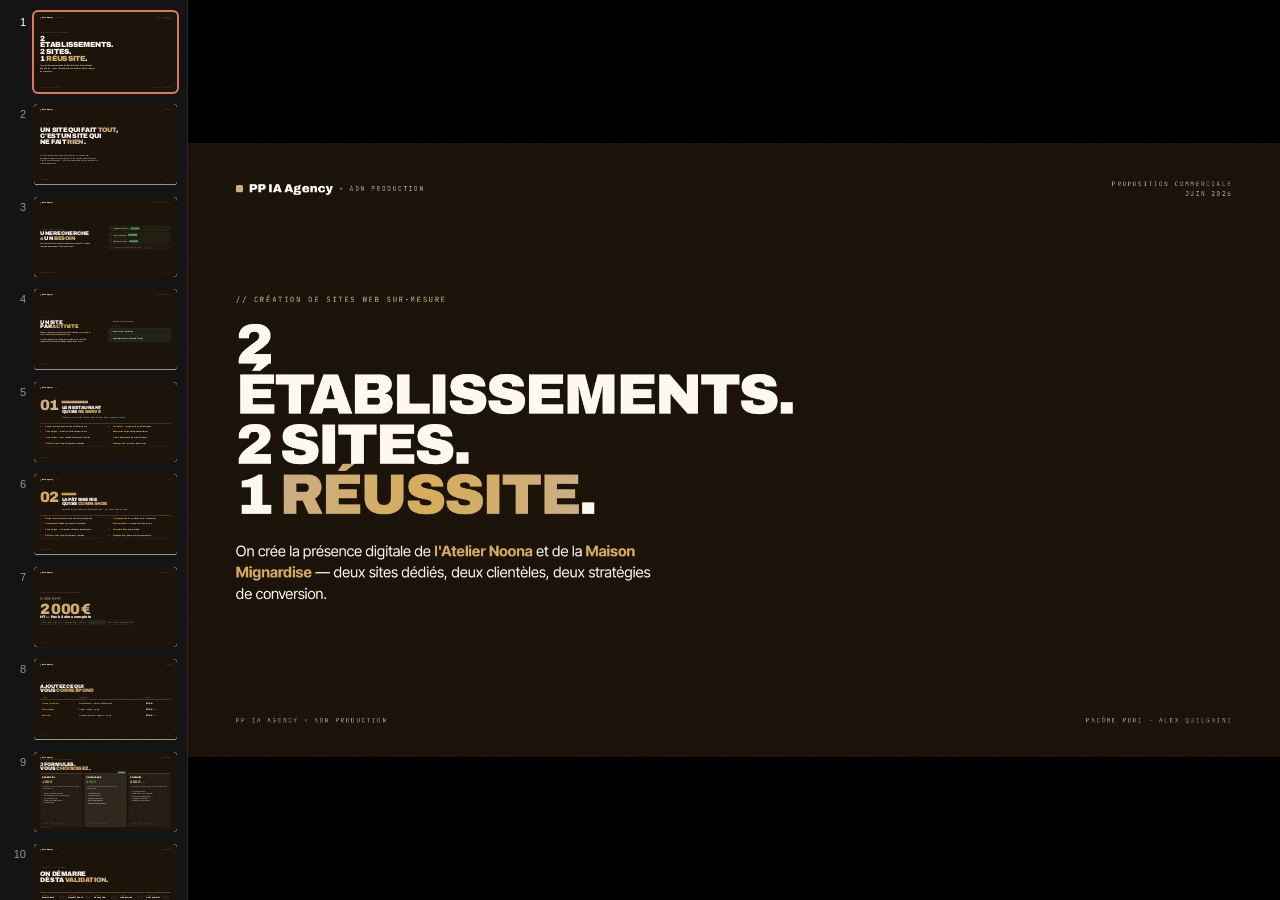
<file: proposition/index.html>
<!doctype html>
<html lang="fr">
<head>
<meta charset="utf-8">
<meta name="viewport" content="width=device-width, initial-scale=1">
<title>PP IA Agency &times; ADN Production &mdash; Proposition Atelier Noona &amp; Maison Mignardise</title>
<link rel="stylesheet" href="tokens.css">
<style>
  deck-stage:not(:defined) { visibility: hidden; }

  :root {
    --void:  #1A1209;
    --ink:   #1A1209;
    --paper: #FDF8F0;
    --cream: #C8A97E;
    --brown: #8B6A3E;
    --gold:  #D4A855;
    --green: #4A7C59;
    --red:   #C44D3F;
    --warm:  linear-gradient(135deg, #C8A97E 0%, #D4A855 50%, #C8A97E 100%);
  }

  section {
    background: var(--ink);
    color: var(--paper);
    font-family: var(--font-body);
    overflow: hidden;
    padding: 0;
    --acc: var(--cream);
  }
  section * { box-sizing: border-box; }
  section.light { background: var(--paper); color: var(--ink); }

  .layer { position: absolute; inset: 0; padding: 64px 84px 56px; display: flex; flex-direction: column; z-index: 5; }

  .grain { position: absolute; inset: 0; z-index: 40; pointer-events: none; opacity: 0.25; mix-blend-mode: overlay;
    background-image: url("data:image/svg+xml,%3Csvg xmlns='http://www.w3.org/2000/svg' width='160' height='160'%3E%3Cfilter id='n'%3E%3CfeTurbulence type='fractalNoise' baseFrequency='0.85' numOctaves='2' stitchTiles='stitch'/%3E%3C/filter%3E%3Crect width='100%25' height='100%25' filter='url(%23n)'/%3E%3C/svg%3E"); }

  .chrome { display: flex; align-items: center; justify-content: space-between; flex: 0 0 auto; z-index: 6; }
  .mk { display: flex; align-items: center; gap: 10px; font-family: var(--font-display); font-weight: 900; font-size: 21px; letter-spacing: 0.01em; }
  .mk .sq { width: 13px; height: 13px; background: var(--cream); display: inline-block; border-radius: 4px; }
  .mk em { font-family: var(--font-mono); font-style: normal; font-weight: 500; font-size: 11px; letter-spacing: 0.22em; text-transform: uppercase; opacity: 0.55; }
  .tag { font-family: var(--font-mono); font-size: 11px; letter-spacing: 0.2em; text-transform: uppercase; opacity: 0.6; text-align: right; line-height: 1.5; }

  .foot { display: flex; align-items: flex-end; justify-content: space-between; flex: 0 0 auto; font-family: var(--font-mono); font-size: 11px; letter-spacing: 0.2em; text-transform: uppercase; opacity: 0.55; z-index: 6; }
  .fill { flex: 1 1 auto; min-height: 0; display: flex; flex-direction: column; position: relative; z-index: 6; }

  .pill { display: inline-block; font-family: var(--font-mono); font-size: 13px; font-weight: 600; letter-spacing: 0.14em; text-transform: uppercase; background: var(--acc); color: var(--ink); padding: 7px 15px; border-radius: 4px; }
  .eye { font-family: var(--font-mono); font-size: 13px; letter-spacing: 0.2em; text-transform: uppercase; color: var(--acc); }
  h1.d, h2.d { font-family: var(--font-display); font-weight: 900; letter-spacing: -0.04em; line-height: 0.86; margin: 0; text-wrap: pretty; text-transform: uppercase; }
  .ir { background: linear-gradient(102deg, #C8A97E, #D4A855, #C8A97E); -webkit-background-clip: text; background-clip: text; color: transparent; }
  .acc { color: var(--acc); }

  /* cover */
  .cover .fill { justify-content: center; }
  .cover .d { font-size: 100px; line-height: 0.88; max-width: 900px; }
  .cover .sub { margin-top: 36px; font-size: 26px; line-height: 1.45; max-width: 760px; }
  .cover .sub b { color: var(--gold); font-weight: 700; }

  /* statement */
  .stmt .fill { justify-content: center; }
  .stmt .big { font-family: var(--font-display); font-weight: 900; text-transform: uppercase; font-size: 88px; line-height: 0.88; letter-spacing: -0.04em; max-width: 1200px; text-wrap: pretty; }
  .stmt .note { margin-top: 40px; max-width: 800px; font-size: 24px; line-height: 1.55; opacity: 0.78; }

  /* split */
  .split .fill { display: grid; grid-template-columns: 1fr 1fr; gap: 80px; align-items: center; }
  .split .d { font-size: 72px; }
  .split p { margin: 24px 0 0; font-size: 24px; line-height: 1.5; max-width: 700px; }
  .split p b { color: var(--gold); font-weight: 700; }
  .split p.mut { opacity: 0.6; }
  .split .diagram { display: flex; flex-direction: column; gap: 16px; }
  .split .site-box { padding: 22px 28px; border: 2px solid rgba(253,248,240,0.2); border-radius: 12px; font-size: 21px; font-weight: 600; display: flex; align-items: center; gap: 14px; }
  .split .site-box.bad { border-color: rgba(196,77,63,0.4); opacity: 0.5; text-decoration: line-through; }
  .split .site-box.good { border-color: var(--green); background: rgba(74,124,89,0.12); }
  .split .site-box .dot { width: 10px; height: 10px; border-radius: 50%; flex: 0 0 auto; }
  .split .site-box.bad .dot { background: var(--red); }
  .split .site-box.good .dot { background: var(--green); }

  /* pillar */
  .pil .fill { justify-content: center; }
  .pil .top { display: flex; align-items: flex-start; gap: 40px; flex: 0 0 auto; }
  .pil .num { font-family: var(--font-display); font-weight: 900; font-size: 200px; line-height: 0.7; letter-spacing: -0.05em; color: var(--acc); font-variant-numeric: tabular-nums; flex: 0 0 auto; }
  .pil .head { padding-top: 8px; }
  .pil .head .pill { margin-bottom: 22px; }
  .pil .head .d { font-size: 62px; line-height: 0.98; max-width: 1060px; margin-top: 4px; }
  .pil .head .lead { margin-top: 22px; font-size: 25px; line-height: 1.28; max-width: 1000px; opacity: 0.66; }
  .pil .deliv { list-style: none; margin: 40px 0 0; padding: 0; display: grid; grid-template-columns: 1fr 1fr; gap: 4px 70px; border-top: 3px solid var(--acc); flex: 0 0 auto; align-content: start; }
  .pil .deliv li { display: grid; grid-template-columns: 50px 1fr; gap: 18px; padding: 20px 0; border-bottom: 1px solid rgba(253,248,240,0.14); font-size: 25px; line-height: 1.3; align-items: baseline; }
  .pil .deliv li .n { font-family: var(--font-mono); font-size: 14px; color: var(--acc); font-variant-numeric: tabular-nums; }
  .pil .deliv li b { font-weight: 700; color: var(--gold); }

  /* price */
  .price .fill { justify-content: center; }
  .price .amt { font-family: var(--font-display); font-weight: 900; font-size: 200px; line-height: 0.78; letter-spacing: -0.05em; }
  .price .amt small { display: block; margin-top: 8px; font-size: 48px; color: var(--paper); -webkit-text-fill-color: var(--paper); letter-spacing: -0.01em; }
  .price .old { font-family: var(--font-display); font-weight: 700; font-size: 56px; text-decoration: line-through; opacity: 0.35; margin-bottom: 16px; }
  .price .terms { display: flex; gap: 12px; flex-wrap: wrap; margin-top: 36px; }
  .price .terms .t { font-family: var(--font-mono); font-size: 15px; letter-spacing: 0.04em; border: 2px solid rgba(253,248,240,0.3); padding: 12px 20px; border-radius: 4px; }
  .price .terms .t.save { border-color: var(--green); background: rgba(74,124,89,0.15); color: var(--green); font-weight: 600; }

  /* formule cards */
  .formules { display: grid; grid-template-columns: repeat(3,1fr); gap: 20px; margin-top: 36px; flex: 1 1 auto; }
  .formule { padding: 34px 30px; display: flex; flex-direction: column; border-top: 5px solid var(--c); background: rgba(253,248,240,0.04); border-radius: 0 0 8px 8px; position: relative; }
  .formule.reco { background: rgba(253,248,240,0.08); border-top-width: 6px; }
  .formule .f-badge { position: absolute; top: -5px; right: 20px; transform: translateY(-100%); font-family: var(--font-mono); font-size: 11px; letter-spacing: 0.1em; background: var(--green); color: #fff; padding: 4px 10px; border-radius: 4px 4px 0 0; }
  .formule .f-name { font-family: var(--font-display); font-weight: 900; text-transform: uppercase; font-size: 28px; line-height: 1.0; letter-spacing: -0.01em; }
  .formule .f-price { font-family: var(--font-display); font-weight: 900; font-size: 48px; letter-spacing: -0.03em; margin-top: 12px; }
  .formule .f-price small { font-size: 18px; font-weight: 500; opacity: 0.5; }
  .formule .f-desc { font-size: 18px; line-height: 1.45; opacity: 0.72; margin-top: 16px; }
  .formule .f-list { list-style: none; margin: 20px 0 0; padding: 0; display: flex; flex-direction: column; gap: 10px; flex: 1 1 auto; }
  .formule .f-list li { font-size: 17px; line-height: 1.3; padding-left: 20px; position: relative; }
  .formule .f-list li::before { content: "\2713"; position: absolute; left: 0; color: var(--green); font-weight: 700; }
  .formule .f-sub { margin-top: auto; padding-top: 18px; border-top: 1px solid rgba(253,248,240,0.12); font-family: var(--font-mono); font-size: 13px; letter-spacing: 0.08em; opacity: 0.5; }

  /* table */
  .tbl { width: 100%; border-collapse: collapse; margin-top: 36px; }
  .tbl th, .tbl td { text-align: left; padding: 20px 24px; font-size: 22px; border-bottom: 1px solid rgba(253,248,240,0.14); }
  .tbl th { font-family: var(--font-mono); font-size: 13px; letter-spacing: 0.14em; text-transform: uppercase; color: var(--acc); border-bottom: 3px solid var(--acc); padding-bottom: 14px; }
  .tbl td b { color: var(--gold); font-weight: 700; }
  .tbl .price-col { font-family: var(--font-display); font-weight: 900; font-size: 28px; white-space: nowrap; }

  /* contact */
  .contact .fill { justify-content: center; }
  .contact .d { font-size: 100px; }
  .contact .who { margin-top: 38px; border-top: 3px solid var(--acc); }
  .contact .who .r { display: grid; grid-template-columns: 150px 1fr; gap: 22px; padding: 16px 0; border-bottom: 1px solid rgba(253,248,240,0.14); align-items: baseline; }
  .contact .who .role { font-family: var(--font-mono); font-size: 12px; letter-spacing: 0.18em; text-transform: uppercase; color: var(--acc); }
  .contact .who .val { font-size: 25px; font-weight: 600; }
  .contact .who .val.big { font-family: var(--font-display); font-weight: 900; font-size: 38px; letter-spacing: -0.01em; }

  /* timeline */
  .timeline { display: flex; gap: 0; margin-top: 48px; }
  .tl-step { flex: 1; padding: 28px 24px; border-top: 4px solid var(--acc); position: relative; }
  .tl-step::before { content: attr(data-n); font-family: var(--font-display); font-weight: 900; font-size: 64px; opacity: 0.08; position: absolute; top: 8px; right: 16px; }
  .tl-step .tl-label { font-family: var(--font-mono); font-size: 11px; letter-spacing: 0.14em; text-transform: uppercase; color: var(--acc); margin-bottom: 12px; }
  .tl-step .tl-title { font-family: var(--font-display); font-weight: 800; font-size: 22px; text-transform: uppercase; letter-spacing: -0.02em; line-height: 1.1; }
  .tl-step .tl-desc { font-size: 16px; opacity: 0.6; margin-top: 8px; line-height: 1.4; }

  /* search demo */
  .search-demo { display: flex; flex-direction: column; gap: 18px; }
  .search-bar { display: flex; align-items: center; gap: 14px; background: rgba(253,248,240,0.08); border: 1px solid rgba(253,248,240,0.15); border-radius: 999px; padding: 16px 28px; font-size: 22px; }
  .search-bar .icon { opacity: 0.4; font-size: 20px; }
  .search-bar.active { border-color: var(--green); background: rgba(74,124,89,0.1); }
  .search-bar.inactive { opacity: 0.35; }
  .result-tag { display: inline-block; font-family: var(--font-mono); font-size: 12px; letter-spacing: 0.1em; padding: 5px 12px; border-radius: 4px; margin-left: 14px; }
  .result-tag.top { background: var(--green); color: #fff; }
  .result-tag.lost { background: rgba(196,77,63,0.3); color: var(--red); }
</style>
</head>
<body>

<deck-stage width="1920" height="1080">

  <!-- 01 COVER -->
  <section class="cover" data-label="Couverture">
    <div class="layer">
      <div class="chrome"><div class="mk"><span class="sq"></span>PP IA Agency <em>&times; ADN Production</em></div><div class="tag">Proposition commerciale<br>Juin 2026</div></div>
      <div class="fill">
        <div class="eye">// Cr&eacute;ation de sites web sur-mesure</div>
        <h1 class="d" style="margin-top:24px;">2 &eacute;tablissements.<br>2 sites.<br>1 <span class="ir">r&eacute;ussite</span>.</h1>
        <p class="sub">On cr&eacute;e la pr&eacute;sence digitale de <b>l'Atelier Noona</b> et de la <b>Maison Mignardise</b> &mdash; deux sites d&eacute;di&eacute;s, deux client&egrave;les, deux strat&eacute;gies de conversion.</p>
      </div>
      <div class="foot"><span>PP IA Agency &times; ADN Production</span><span>Pac&ocirc;me Pohi &middot; Alex Quilghini</span></div>
    </div>
  </section>

  <!-- 02 CONSTAT -->
  <section class="stmt" data-label="Le constat">
    <div class="layer">
      <div class="chrome"><div class="mk"><span class="sq"></span>PP IA Agency <em>&times; ADN</em></div><div class="tag">Le probl&egrave;me</div></div>
      <div class="fill">
        <div class="eye">// Le constat</div>
        <p class="big" style="margin-top:28px;">Un site qui fait <span class="ir">tout</span>,<br>c'est un site qui<br>ne fait <span class="acc">rien</span>.</p>
        <p class="note">Un client qui cherche &laquo; restaurant Le Cannet &raquo; ne cherche pas &laquo; boulangerie p&acirc;tisserie traiteur brunch &raquo;. Deux activit&eacute;s, deux recherches Google, deux sites d&eacute;di&eacute;s &mdash; c'est la seule approche qui fonctionne pour le r&eacute;f&eacute;rencement local.</p>
      </div>
      <div class="foot"><span>Le probl&egrave;me</span><span class="pageno"></span></div>
    </div>
  </section>

  <!-- 03 COMMENT ON CHERCHE -->
  <section class="split" data-label="Comment on cherche">
    <div class="layer">
      <div class="chrome"><div class="mk"><span class="sq"></span>PP IA Agency <em>&times; ADN</em></div><div class="tag">Le comportement utilisateur</div></div>
      <div class="fill">
        <div>
          <div class="eye">// Comment les gens cherchent</div>
          <h2 class="d" style="margin-top:16px;">Une recherche<br>= un <span class="acc">besoin</span></h2>
          <p>Les clients du Cannet tapent des requ&ecirc;tes pr&eacute;cises. Ton site doit r&eacute;pondre exactement &agrave; ce qu'ils cherchent :</p>
        </div>
        <div class="search-demo">
          <div class="search-bar active">
            <span class="icon">&#128269;</span> restaurant Le Cannet
            <span class="result-tag top">1er r&eacute;sultat</span>
          </div>
          <div class="search-bar active">
            <span class="icon">&#128269;</span> brunch Le Cannet
            <span class="result-tag top">1er r&eacute;sultat</span>
          </div>
          <div class="search-bar active">
            <span class="icon">&#128269;</span> p&acirc;tissier Le Cannet
            <span class="result-tag top">1er r&eacute;sultat</span>
          </div>
          <div class="search-bar inactive">
            <span class="icon">&#128269;</span> restaurant boulangerie p&acirc;tisserie traiteur
            <span class="result-tag lost">Introuvable</span>
          </div>
        </div>
      </div>
      <div class="foot"><span>Comportement utilisateur</span><span class="pageno"></span></div>
    </div>
  </section>

  <!-- 04 LA STRATEGIE -->
  <section class="split" data-label="La strat&eacute;gie">
    <div class="layer">
      <div class="chrome"><div class="mk"><span class="sq"></span>PP IA Agency <em>&times; ADN</em></div><div class="tag">Notre recommandation</div></div>
      <div class="fill">
        <div>
          <div class="eye" style="color:var(--green);">// La strat&eacute;gie</div>
          <h2 class="d" style="margin-top:16px;">Un site<br>par <span class="ir">activit&eacute;</span></h2>
          <p>Chaque &eacute;tablissement a son propre site, optimis&eacute; pour <b>ses mots-cl&eacute;s</b>, <b>son audience</b> et <b>sa conversion</b>.</p>
          <p>Un client qui cherche &laquo; restaurant &raquo; tombe sur un site 100&nbsp;% restaurant. Confiance imm&eacute;diate, r&eacute;servation en 2 clics.</p>
        </div>
        <div class="diagram">
          <div class="site-box bad"><span class="dot"></span> www.abel-bayili.fr (tout en un)</div>
          <div style="font-family:var(--font-mono);font-size:14px;letter-spacing:0.14em;text-transform:uppercase;color:var(--green);padding-left:24px;">&darr; On remplace par &darr;</div>
          <div class="site-box good"><span class="dot"></span> ateliernoona.fr &mdash; Restaurant</div>
          <div class="site-box good"><span class="dot"></span> maisonmignardise.fr &mdash; P&acirc;tisserie / Traiteur</div>
        </div>
      </div>
      <div class="foot"><span>Strat&eacute;gie</span><span class="pageno"></span></div>
    </div>
  </section>

  <!-- 05 SITE 1 — ATELIER NOONA -->
  <section class="pil" style="--acc:var(--cream);" data-label="Site 1 &mdash; Atelier Noona">
    <div class="layer">
      <div class="chrome"><div class="mk"><span class="sq"></span>PP IA Agency <em>&times; ADN</em></div><div class="tag">Site 1</div></div>
      <div class="fill">
        <div class="top">
          <div class="num" style="color:var(--cream);">01</div>
          <div class="head">
            <span class="pill">Atelier Noona &amp; Le Petit Bouillon</span>
            <h2 class="d">Le restaurant<br>qui se <span class="ir">r&eacute;serve</span></h2>
            <p class="lead">Cuisine, parcours (Le Mas Candille, La Bastide Bruno Oger), r&eacute;servation en ligne.</p>
          </div>
        </div>
        <ul class="deliv">
          <li><span class="n">01</span><span><b>Design sur-mesure</b> aux couleurs de l'Atelier Noona</span></li>
          <li><span class="n">02</span><span><b>Ton histoire</b> &mdash; ton parcours et celui de Wejden</span></li>
          <li><span class="n">03</span><span><b>Carte en ligne</b> &mdash; mise &agrave; jour facile &agrave; chaque saison</span></li>
          <li><span class="n">04</span><span><b>R&eacute;servation en ligne</b> int&eacute;gr&eacute;e directement</span></li>
          <li><span class="n">05</span><span><b>Vente en ligne</b> &mdash; bons cadeaux, &eacute;v&eacute;nements, formules</span></li>
          <li><span class="n">06</span><span><b>Galerie photos</b> des plats et de l'ambiance</span></li>
          <li><span class="n">07</span><span><b>SEO local</b> + fiche Google My Business optimis&eacute;e</span></li>
          <li><span class="n">08</span><span><b>Mobile parfait</b> + horaires + plan d'acc&egrave;s</span></li>
        </ul>
      </div>
      <div class="foot"><span>Atelier Noona</span><span class="pageno"></span></div>
    </div>
  </section>

  <!-- 06 SITE 2 — MAISON MIGNARDISE -->
  <section class="pil" style="--acc:var(--gold);" data-label="Site 2 &mdash; Maison Mignardise">
    <div class="layer">
      <div class="chrome"><div class="mk"><span class="sq"></span>PP IA Agency <em>&times; ADN</em></div><div class="tag">Site 2</div></div>
      <div class="fill">
        <div class="top">
          <div class="num" style="color:var(--gold);">02</div>
          <div class="head">
            <span class="pill" style="background:var(--gold);">Maison Mignardise</span>
            <h2 class="d">La p&acirc;tisserie<br>qui se <span class="ir">commande</span></h2>
            <p class="lead">Sp&eacute;cialit&eacute;s, brunch, traiteur, commandes sp&eacute;ciales &mdash; tout le savoir-faire en vitrine.</p>
          </div>
        </div>
        <ul class="deliv">
          <li><span class="n">01</span><span><b>Design sur-mesure</b> aux couleurs de la Maison Mignardise</span></li>
          <li><span class="n">02</span><span><b>Catalogue produits</b> &mdash; pistache, pains, viennoiseries</span></li>
          <li><span class="n">03</span><span><b>Section brunch</b> d&eacute;di&eacute;e pour capter cette client&egrave;le</span></li>
          <li><span class="n">04</span><span><b>Section traiteur</b> &mdash; mariages, anniversaires, pro</span></li>
          <li><span class="n">05</span><span><b>Vente en ligne</b> &mdash; commandes p&acirc;tisseries, g&acirc;teaux perso</span></li>
          <li><span class="n">06</span><span><b>Formulaire devis</b> traiteur int&eacute;gr&eacute;</span></li>
          <li><span class="n">07</span><span><b>SEO local</b> + fiche Google My Business optimis&eacute;e</span></li>
          <li><span class="n">08</span><span><b>Mobile parfait</b> + galerie photos professionnelle</span></li>
        </ul>
      </div>
      <div class="foot"><span>Maison Mignardise</span><span class="pageno"></span></div>
    </div>
  </section>

  <!-- 07 TARIFS — PACK -->
  <section class="price" data-label="Le tarif">
    <div class="layer">
      <div class="chrome"><div class="mk"><span class="sq"></span>PP IA Agency <em>&times; ADN</em></div><div class="tag">Offre sp&eacute;ciale</div></div>
      <div class="fill">
        <div class="eye" style="color:var(--gold);">// Pack 2 sites &mdash; prix valid&eacute; lors de notre &eacute;change</div>
        <div class="old" style="margin-top:24px;">2 400 &euro; HT</div>
        <div class="amt"><span class="ir">2 000 &euro;</span><small>HT &mdash; Pack 2 sites complets</small></div>
        <div class="terms">
          <div class="t">Atelier Noona &mdash; 1 000 &euro; HT</div>
          <div class="t">Maison Mignardise &mdash; 1 000 &euro; HT</div>
          <div class="t save">400 &euro; HT d'&eacute;conomie</div>
          <div class="t">Vente en ligne + r&eacute;servation inclus</div>
        </div>
      </div>
      <div class="foot"><span>Le tarif</span><span class="pageno"></span></div>
    </div>
  </section>

  <!-- 08 OPTIONS -->
  <section data-label="Options">
    <div class="layer">
      <div class="chrome"><div class="mk"><span class="sq"></span>PP IA Agency <em>&times; ADN</em></div><div class="tag">Options</div></div>
      <div class="fill" style="justify-content:center;">
        <div class="eye" style="color:var(--gold);">// Compl&eacute;ments &agrave; la carte</div>
        <h2 class="d" style="margin-top:16px;font-size:68px;">Ajoutez ce qui<br>vous <span class="ir">correspond</span></h2>
        <table class="tbl">
          <thead>
            <tr><th>Option</th><th>Description</th><th>Tarif</th></tr>
          </thead>
          <tbody>
            <tr>
              <td><b>Cr&eacute;ation / refonte logo</b></td>
              <td>Par &eacute;tablissement &mdash; identit&eacute; visuelle compl&egrave;te</td>
              <td class="price-col">150 &euro; <span style="font-size:16px;font-weight:400;opacity:0.6;">HT</span></td>
            </tr>
            <tr>
              <td><b>Site multilingue</b></td>
              <td>Fran&ccedil;ais + anglais &mdash; par site</td>
              <td class="price-col">100 &euro; <span style="font-size:16px;font-weight:400;opacity:0.6;">HT / site</span></td>
            </tr>
            <tr>
              <td><b>Newsletter</b></td>
              <td>Collecte emails clients + int&eacute;gration &mdash; par site</td>
              <td class="price-col">100 &euro; <span style="font-size:16px;font-weight:400;opacity:0.6;">HT / site</span></td>
            </tr>
          </tbody>
        </table>
      </div>
      <div class="foot"><span>Options</span><span class="pageno"></span></div>
    </div>
  </section>

  <!-- 09 ACCOMPAGNEMENT MENSUEL -->
  <section data-label="Accompagnement">
    <div class="layer">
      <div class="chrome"><div class="mk"><span class="sq"></span>PP IA Agency <em>&times; ADN</em></div><div class="tag">Accompagnement</div></div>
      <div class="fill" style="justify-content:center;">
        <div class="eye" style="color:var(--gold);">// Un site sans suivi perd en visibilit&eacute;</div>
        <h2 class="d" style="margin-top:16px;font-size:68px;">3 formules.<br>Vous <span class="ir">choisissez</span>.</h2>
        <div class="formules">

          <div class="formule" style="--c:var(--cream);">
            <div class="f-name">Essentiel</div>
            <div class="f-price ir">150 &euro; <small>HT / mois</small></div>
            <p class="f-desc">Maintenance, mises &agrave; jour contenus et SEO de base. Votre site reste performant.</p>
            <ul class="f-list">
              <li>Mises &agrave; jour techniques &amp; s&eacute;curit&eacute;</li>
              <li>Mise &agrave; jour contenus (cartes, horaires, photos)</li>
              <li>Suivi performances SEO</li>
              <li>Gestion fiche Google My Business</li>
              <li>Support prioritaire</li>
            </ul>
            <div class="f-sub">Par site &middot; -20% si les 2 sites</div>
          </div>

          <div class="formule reco" style="--c:var(--green);">
            <div class="f-badge">RECOMMAND&Eacute;</div>
            <div class="f-name">Croissance</div>
            <div class="f-price" style="color:var(--green);">250 &euro; <small>HT / mois</small></div>
            <p class="f-desc">Tout Essentiel + cr&eacute;ation de contenu, SEO continu et reporting d&eacute;taill&eacute;.</p>
            <ul class="f-list">
              <li>Tout le Pack Essentiel</li>
              <li>1 article SEO par mois</li>
              <li>Optimisation SEO continue</li>
              <li>Reporting mensuel d&eacute;taill&eacute;</li>
              <li>Publications Google My Business</li>
            </ul>
            <div class="f-sub">Par site &middot; -20% si les 2 sites</div>
          </div>

          <div class="formule" style="--c:var(--gold);">
            <div class="f-name">Premium</div>
            <div class="f-price" style="color:var(--gold);">400 &euro; <small>HT / mois</small></div>
            <p class="f-desc">Tout Croissance + r&eacute;seaux sociaux, photos pro et newsletters.</p>
            <ul class="f-list">
              <li>Tout le Pack Croissance</li>
              <li>Gestion r&eacute;seaux sociaux (3 posts/sem)</li>
              <li>Photos professionnelles r&eacute;guli&egrave;res</li>
              <li>Campagnes promotionnelles</li>
              <li>Newsletter mensuelle aux clients</li>
            </ul>
            <div class="f-sub">Par site &middot; -20% si les 2 sites</div>
          </div>

        </div>
      </div>
      <div class="foot"><span>Accompagnement</span><span class="pageno"></span></div>
    </div>
  </section>

  <!-- 10 CALENDRIER -->
  <section class="stmt" style="--acc:var(--gold);" data-label="Calendrier">
    <div class="layer">
      <div class="chrome"><div class="mk"><span class="sq"></span>PP IA Agency <em>&times; ADN</em></div><div class="tag">Le calendrier</div></div>
      <div class="fill">
        <div class="eye" style="color:var(--gold);">// D&eacute;lai total : 6 &agrave; 8 semaines</div>
        <p class="big" style="margin-top:28px;">On d&eacute;marre<br>d&egrave;s ta <span class="ir">validation</span>.</p>
        <div class="timeline">
          <div class="tl-step" data-n="01">
            <div class="tl-label">Semaine 1</div>
            <div class="tl-title">Brief cr&eacute;atif</div>
            <div class="tl-desc">Collecte des contenus, photos, identit&eacute;</div>
          </div>
          <div class="tl-step" data-n="02">
            <div class="tl-label">Semaines 2-3</div>
            <div class="tl-title">Maquette site 1</div>
            <div class="tl-desc">Design Atelier Noona &mdash; validation</div>
          </div>
          <div class="tl-step" data-n="03">
            <div class="tl-label">Semaines 3-5</div>
            <div class="tl-title">Production</div>
            <div class="tl-desc">D&eacute;veloppement + int&eacute;grations</div>
          </div>
          <div class="tl-step" data-n="04">
            <div class="tl-label">Semaine 5</div>
            <div class="tl-title">Mise en ligne</div>
            <div class="tl-desc">Site 1 live + lancement site 2</div>
          </div>
          <div class="tl-step" data-n="05">
            <div class="tl-label">Semaines 6-8</div>
            <div class="tl-title">Site 2 complet</div>
            <div class="tl-desc">Maison Mignardise en ligne</div>
          </div>
        </div>
      </div>
      <div class="foot"><span>Calendrier</span><span class="pageno"></span></div>
    </div>
  </section>

  <!-- 11 POURQUOI NOUS -->
  <section class="pil" style="--acc:var(--green);" data-label="Pourquoi nous">
    <div class="layer">
      <div class="chrome"><div class="mk"><span class="sq"></span>PP IA Agency <em>&times; ADN</em></div><div class="tag">Nos atouts</div></div>
      <div class="fill">
        <div class="top">
          <div class="num" style="color:var(--green);">&check;</div>
          <div class="head">
            <span class="pill" style="background:var(--green);color:#fff;">Pourquoi nous choisir</span>
            <h2 class="d">L'&eacute;quipe qui conna&icirc;t<br>la <span class="ir">C&ocirc;te d'Azur</span></h2>
          </div>
        </div>
        <ul class="deliv">
          <li><span class="n">01</span><span><b>Sp&eacute;cialis&eacute;s C&ocirc;te d'Azur</b> &mdash; Le Cannet, Cannes, Nice</span></li>
          <li><span class="n">02</span><span><b>1 activit&eacute; = 1 site</b> &mdash; approche prouv&eacute;e pour le SEO local</span></li>
          <li><span class="n">03</span><span><b>Design sur-mesure</b> &mdash; pas de templates g&eacute;n&eacute;riques</span></li>
          <li><span class="n">04</span><span><b>Accompagnement humain</b> &mdash; disponible et r&eacute;actif</span></li>
          <li><span class="n">05</span><span><b>Duo compl&eacute;mentaire</b> &mdash; conception (Pac&ocirc;me) + production (Alex)</span></li>
          <li><span class="n">06</span><span><b>Maquette d&eacute;j&agrave; cr&eacute;&eacute;e</b> &mdash; on t'a montr&eacute; le site, il est pr&ecirc;t</span></li>
        </ul>
      </div>
      <div class="foot"><span>Nos atouts</span><span class="pageno"></span></div>
    </div>
  </section>

  <!-- 12 PROCHAINES ETAPES -->
  <section class="stmt" data-label="Prochaines &eacute;tapes">
    <div class="layer">
      <div class="chrome"><div class="mk"><span class="sq"></span>PP IA Agency <em>&times; ADN</em></div><div class="tag">On r&eacute;sume</div></div>
      <div class="fill">
        <div class="eye" style="color:var(--green);">// La maquette est pr&ecirc;te</div>
        <p class="big" style="margin-top:28px;">Le site est<br>d&eacute;j&agrave; <span class="ir">design&eacute;</span>.</p>
        <p class="note" style="max-width:1000px;">Atelier Noona est d&eacute;j&agrave; maquett&eacute;. Tu valides le design, on d&eacute;ploie. Ensuite Maison Mignardise dans la foul&eacute;e &mdash; m&ecirc;me qualit&eacute;, m&ecirc;me approche.</p>
      </div>
      <div class="foot"><span>Prochaines &eacute;tapes</span><span class="pageno"></span></div>
    </div>
  </section>

  <!-- 13 CONTACT -->
  <section class="contact" data-label="Contact">
    <div class="layer">
      <div class="chrome"><div class="mk"><span class="sq"></span>PP IA Agency <em>&times; ADN</em></div><div class="tag">On avance ?</div></div>
      <div class="fill">
        <div class="eye" style="color:var(--gold);">// Prochaine &eacute;tape</div>
        <h2 class="d" style="margin-top:16px;">Valide, on<br>fait le <span class="ir">reste</span>.</h2>
        <div class="who" style="display:grid;grid-template-columns:1fr 1fr;gap:0 80px;">
          <div class="r"><div class="role">Conception</div><div class="val big">Pac&ocirc;me Pohi</div></div>
          <div class="r"><div class="role">Production</div><div class="val big">Alex Quilghini</div></div>
          <div class="r"><div class="role">Structure</div><div class="val">PP IA Agency</div></div>
          <div class="r"><div class="role">Structure</div><div class="val">ADN Production</div></div>
          <div class="r"><div class="role">T&eacute;l&eacute;phone</div><div class="val">07 68 07 06 23</div></div>
          <div class="r"><div class="role">T&eacute;l&eacute;phone</div><div class="val">06 07 43 33 98</div></div>
          <div class="r"><div class="role">Email</div><div class="val">pohipacome.pro@gmail.com</div></div>
          <div class="r"><div class="role">Email</div><div class="val">alex@origines.media</div></div>
        </div>
      </div>
      <div class="foot"><span>PP IA Agency &times; ADN Production</span><span class="pageno"></span></div>
    </div>
  </section>

</deck-stage>

<script src="deck-stage.js"></script>
<script src="image-slot.js"></script>
<script>
  (function () {
    var secs = document.querySelectorAll('deck-stage > section');
    var total = secs.length;
    secs.forEach(function(s, i) {
      var p = s.querySelector('.pageno');
      if (p) p.textContent = String(i + 1).padStart(2, '0') + ' / ' + total;
      var g = document.createElement('div');
      g.className = 'grain';
      s.appendChild(g);
    });
  })();
</script>

</body>
</html>
</file>
<file: proposition/tokens.css>
/* =====================================================================
   ORIGINES MEDIA — Tokens
   Single source of truth for color + type. Mirror of brand-kit/tokens.js.
   ===================================================================== */

@import url('https://fonts.googleapis.com/css2?family=Archivo:ital,wght@0,400;0,500;0,700;0,800;0,900;1,700;1,800&family=Inter+Tight:wght@400;500;600;700&family=Fraunces:ital,opsz,wght@1,144,500;1,144,600;1,144,700&family=JetBrains+Mono:wght@400;500&display=swap');

:root {
  /* ---------- Core surfaces ---------- */
  --ink:        #0A0A0A;   /* near-black, body text, logo frame */
  --paper:      #F7F5F0;   /* warm off-white, brand background */
  --pure:       #FFFFFF;   /* pure white, cards on paper */
  --shadow:     #1A1A1A;   /* deep dark for dark-mode surfaces */

  /* ---------- Stone scale (neutral grays) ---------- */
  --stone-900:  #141414;
  --stone-700:  #3A3A3A;
  --stone-500:  #6B6B6B;
  --stone-300:  #B8B6AF;
  --stone-100:  #E8E5DE;
  --stone-50:   #F0EDE6;

  /* ---------- Category palette (oklch-harmonized) ----------
     L = light (backgrounds, pastilles)
     M = mid   (signature, buttons, links)
     D = dark  (text on paper, accessibility)
  */
  --psy-l:  #A78BE8;  --psy-m:  #7B5CD6;  --psy-d:  #4A2FA8;  /* Psychologie */
  --soc-l:  #F5A878;  --soc-m:  #E67839;  --soc-d:  #B04E15;  /* Société */
  --fam-l:  #E8C872;  --fam-m:  #C99B1E;  --fam-d:  #8A6700;  /* Famille */
  --voy-l:  #6FC9A6;  --voy-m:  #2E9B74;  --voy-d:  #0A6848;  /* Voyage */
  --spi-l:  #9098E8;  --spi-m:  #5A66D6;  --spi-d:  #2A34A0;  /* Spiritualité */
  --car-l:  #7AA8E8;  --car-m:  #3E7DD6;  --car-d:  #1A4FA0;  /* Carrière */
  --art-l:  #E88AB8;  --art-m:  #D64C90;  --art-d:  #A01A5F;  /* Art & Créativité */
  --san-l:  #8FD088;  --san-m:  #5AA352;  --san-d:  #2A6F22;  /* Santé */
  --tec-l:  #6FC5DE;  --tec-m:  #2E94B5;  --tec-d:  #0A6383;  /* Tech */
  --biz-l:  #5FCED0;  --biz-m:  #1EA0A3;  --biz-d:  #006D70;  /* Business */

  /* ---------- Type families ---------- */
  --font-display: 'Archivo', 'Arial Black', sans-serif;       /* titles, hero */
  --font-body:    'Inter Tight', 'Helvetica Neue', sans-serif;/* body, UI */
  --font-mono:    'JetBrains Mono', Menlo, monospace;         /* eyebrows, tags */
  --font-serif:   'Fraunces', Georgia, serif;                 /* italic accents */

  /* ---------- Scale (editorial — larger than typical web) ---------- */
  --fs-xs:   12px;
  --fs-sm:   14px;
  --fs-base: 16px;
  --fs-md:   18px;
  --fs-lg:   21px;
  --fs-xl:   28px;
  --fs-2xl:  36px;
  --fs-3xl:  48px;
  --fs-4xl:  64px;
  --fs-5xl:  88px;
  --fs-6xl:  128px;
  --fs-7xl:  180px;

  /* ---------- Spacing — base 8 ---------- */
  --sp-1:  4px;
  --sp-2:  8px;
  --sp-3:  12px;
  --sp-4:  16px;
  --sp-5:  24px;
  --sp-6:  32px;
  --sp-7:  48px;
  --sp-8:  64px;
  --sp-9:  96px;
  --sp-10: 128px;
  --sp-11: 192px;

  /* ---------- Radius — angular by default ---------- */
  --r-none: 0;
  --r-sm:   4px;
  --r-md:   8px;
  --r-pill: 999px;

  /* ---------- Grid ---------- */
  --grid-max:    1360px;
  --grid-gutter: 24px;
  --grid-cols:   12;

  /* ---------- Motion ---------- */
  --ease:        cubic-bezier(.2,.7,.2,1);
  --dur-fast:    150ms;
  --dur-normal:  300ms;
  --dur-slow:    700ms;
  --dur-hero:    1100ms;
}

/* =====================================================================
   Semantic styles — apply these directly to elements
   ===================================================================== */

html, body {
  background: var(--paper);
  color: var(--ink);
  font-family: var(--font-body);
  font-size: var(--fs-base);
  line-height: 1.55;
  -webkit-font-smoothing: antialiased;
}

::selection { background: var(--ink); color: var(--paper); }

/* Display — Archivo Black, editorial-tight */
.h1, h1 {
  font-family: var(--font-display);
  font-weight: 900;
  font-size: var(--fs-4xl);
  line-height: 0.92;
  letter-spacing: -0.03em;
  margin: 0;
  text-wrap: balance;
}
.h2, h2 {
  font-family: var(--font-display);
  font-weight: 800;
  font-size: var(--fs-3xl);
  line-height: 0.95;
  letter-spacing: -0.025em;
  margin: 0;
  text-wrap: balance;
}
.h3, h3 {
  font-family: var(--font-display);
  font-weight: 700;
  font-size: var(--fs-xl);
  line-height: 1.05;
  letter-spacing: -0.02em;
  margin: 0;
}
.h4, h4 {
  font-family: var(--font-body);
  font-weight: 700;
  font-size: var(--fs-lg);
  line-height: 1.2;
  letter-spacing: -0.01em;
  margin: 0;
}

/* Hero display (above h1) */
.display-xl {
  font-family: var(--font-display);
  font-weight: 900;
  font-size: clamp(64px, 9vw, 180px);
  line-height: 0.86;
  letter-spacing: -0.045em;
}
.display-l {
  font-family: var(--font-display);
  font-weight: 900;
  font-size: var(--fs-5xl);
  line-height: 0.9;
  letter-spacing: -0.04em;
}

/* Body */
p, .body {
  font-family: var(--font-body);
  font-size: var(--fs-md);   /* 17–18px editorial body */
  line-height: 1.55;
  text-wrap: pretty;
}
.body-lg { font-size: var(--fs-lg); }
.body-sm { font-size: var(--fs-sm); }

/* Mono eyebrow / kicker */
.eyebrow, .kicker {
  font-family: var(--font-mono);
  font-size: 11px;
  font-weight: 400;
  letter-spacing: 0.14em;
  text-transform: uppercase;
  opacity: 0.7;
}

/* Italic editorial accent — sparingly! 1× per page max */
.accent {
  font-family: var(--font-serif);
  font-style: italic;
  font-weight: 600;
}

/* Drop cap (article body lead) */
.drop-cap::first-letter {
  font-family: var(--font-display);
  font-weight: 900;
  font-size: 4.2em;
  line-height: 0.85;
  float: left;
  margin: 0.05em 0.08em 0 0;
}

code {
  font-family: var(--font-mono);
  font-size: 0.92em;
}

/* =====================================================================
   Variant: documentaire — dark mode
   Add  <body data-variant="documentaire">  to flip the system.
   ===================================================================== */
body[data-variant="documentaire"] {
  background: #0F0F0F;
  color: var(--paper);
}
</file>
